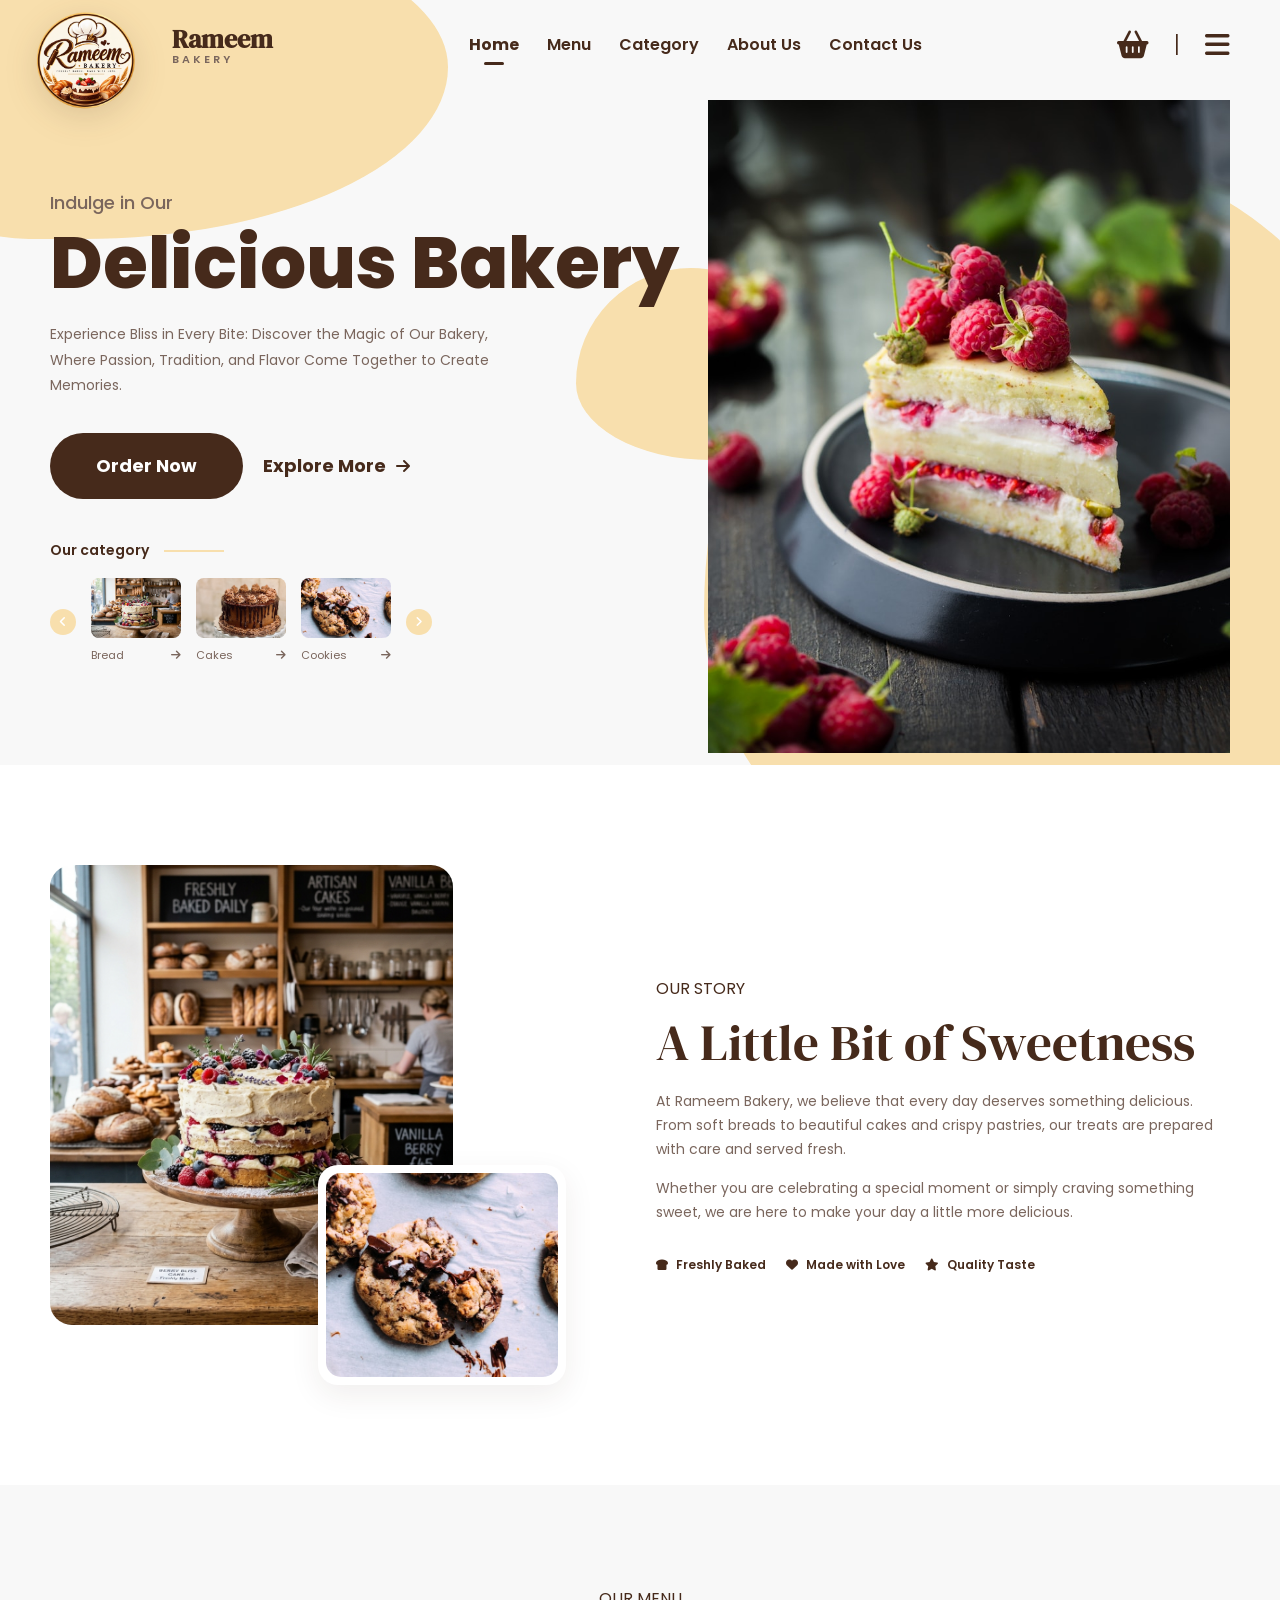
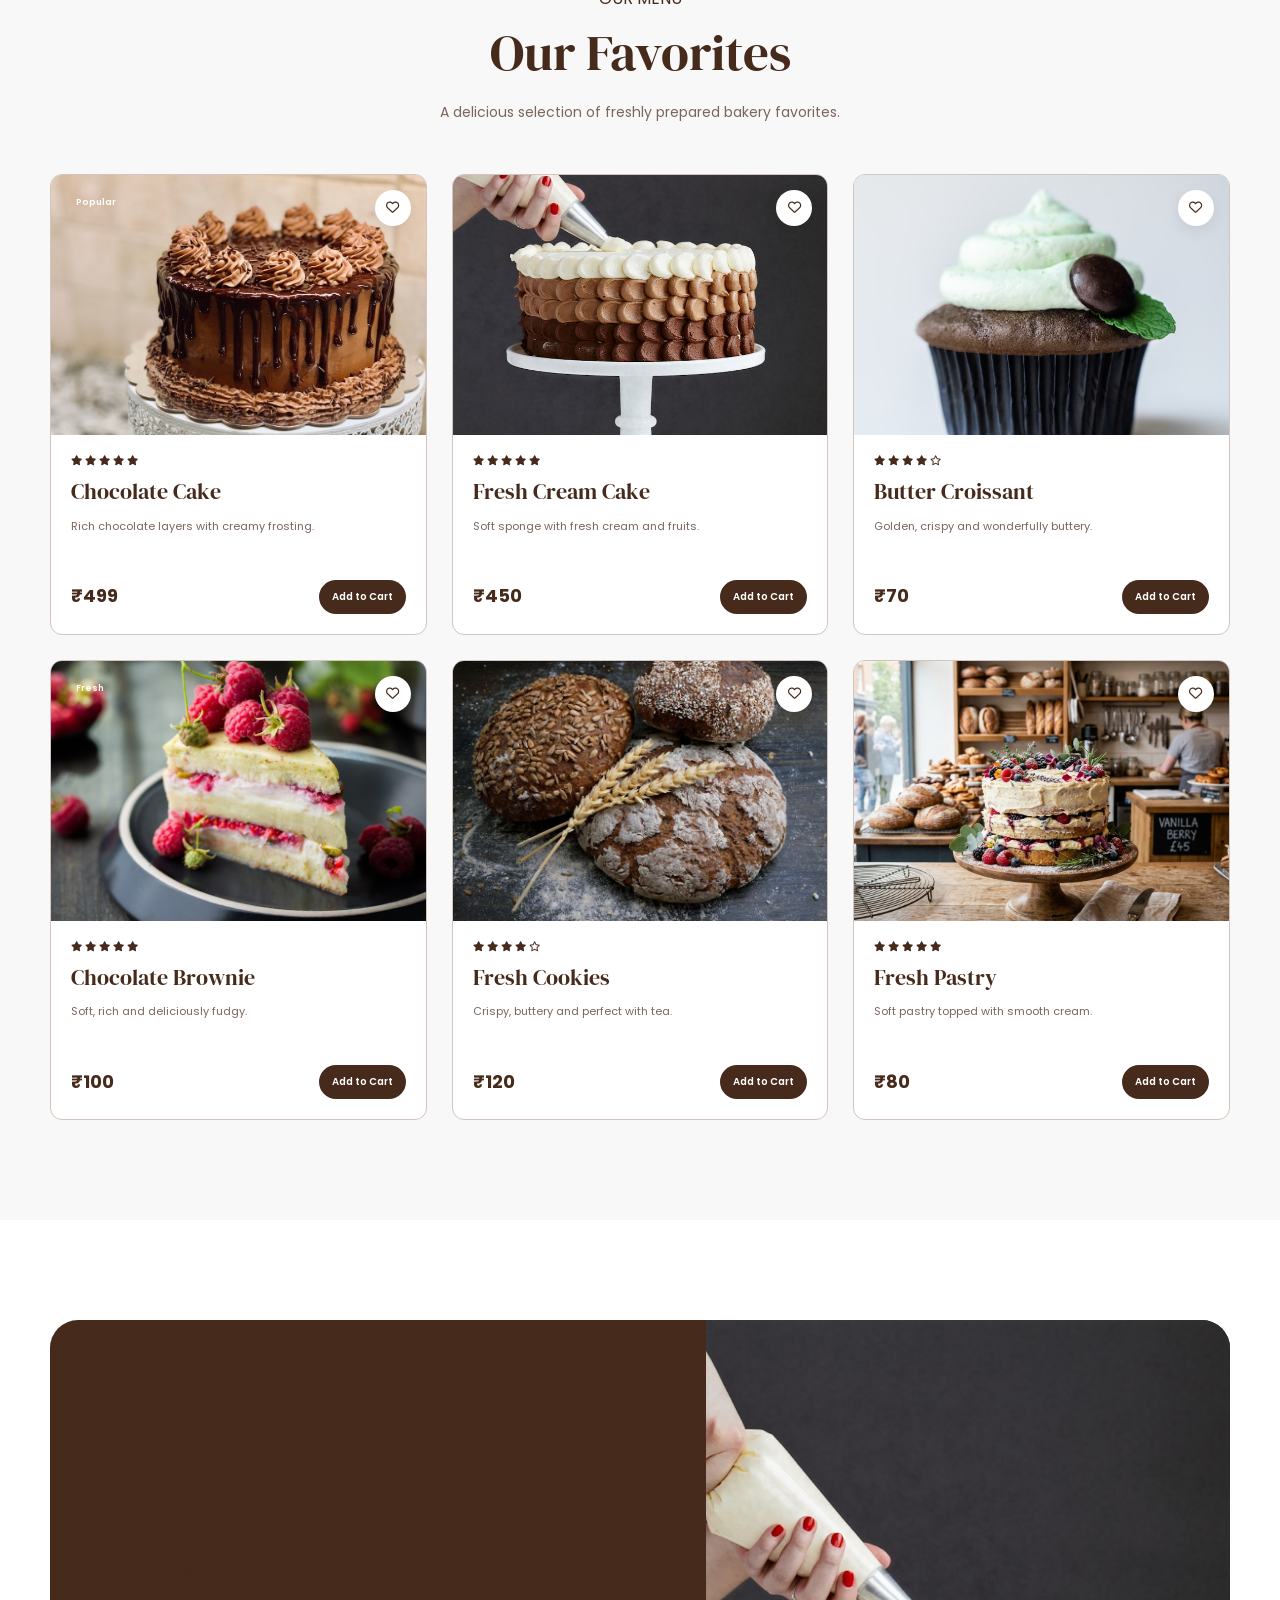
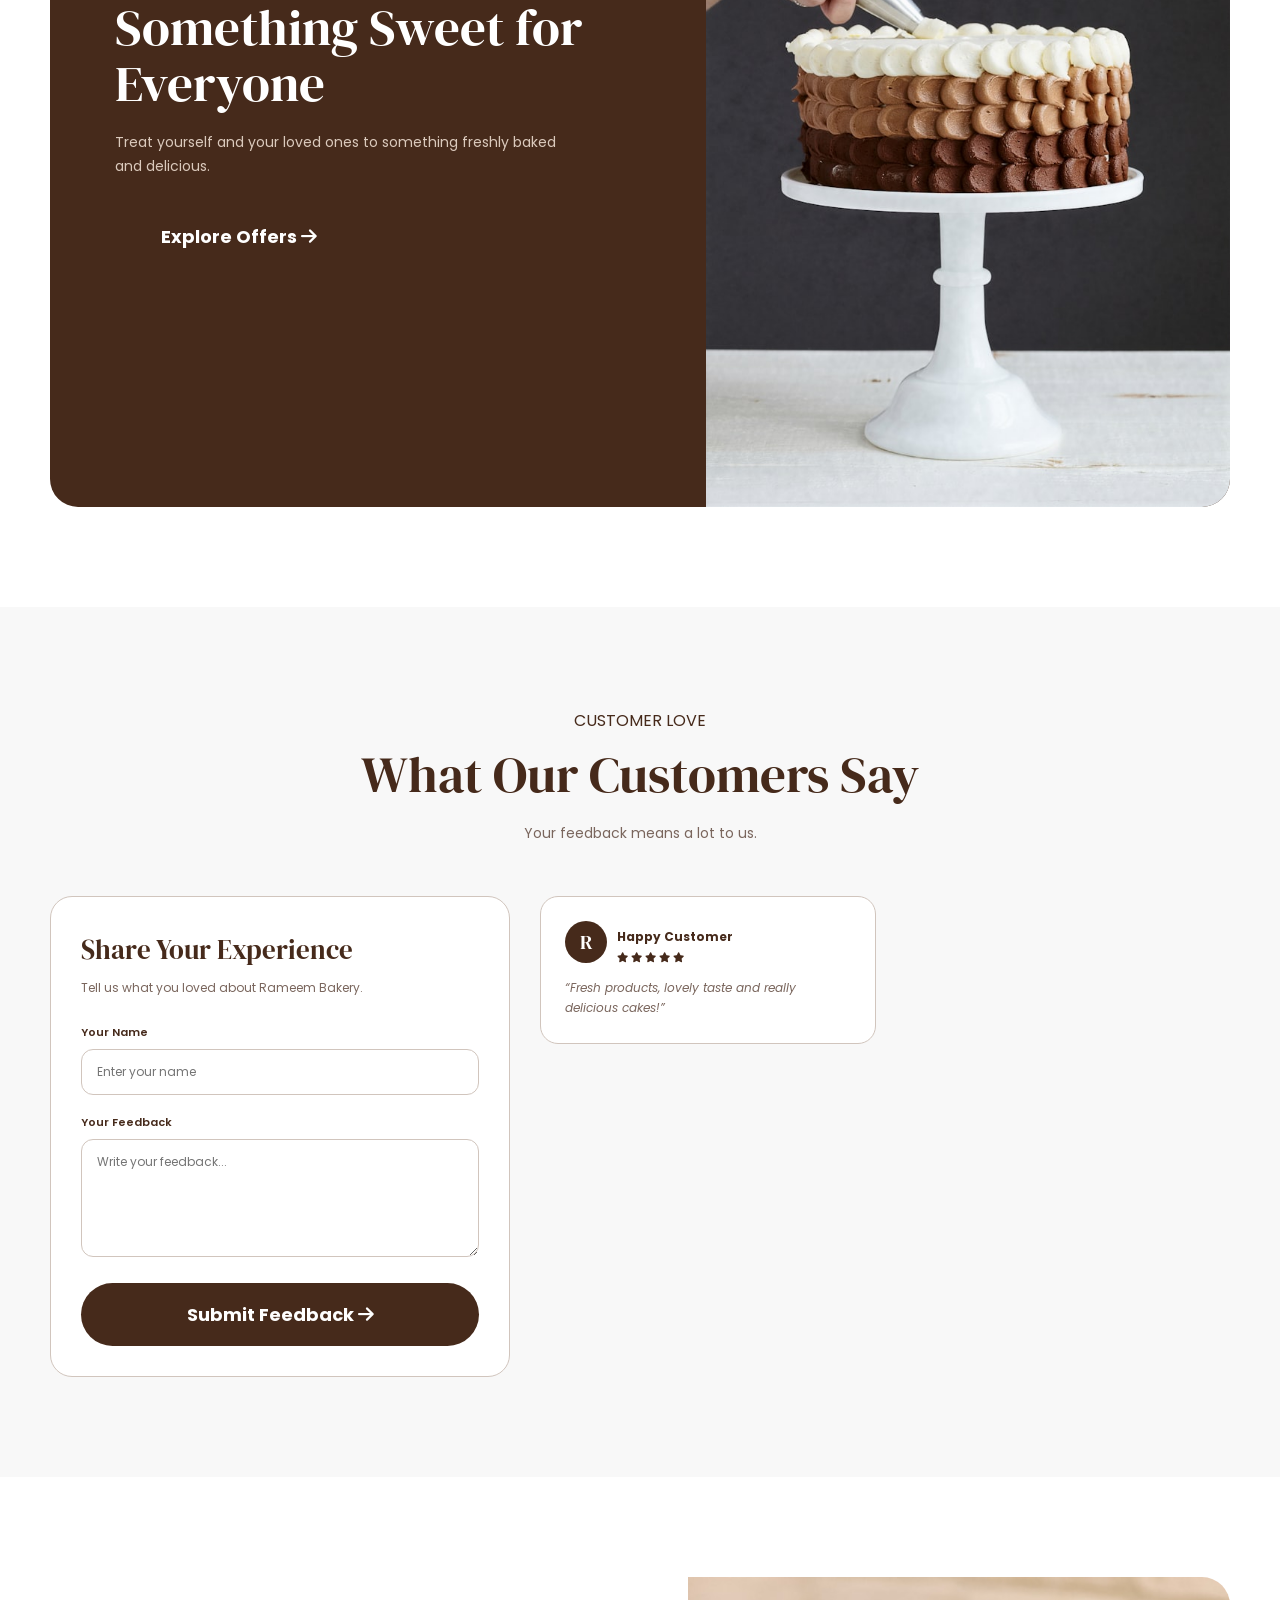
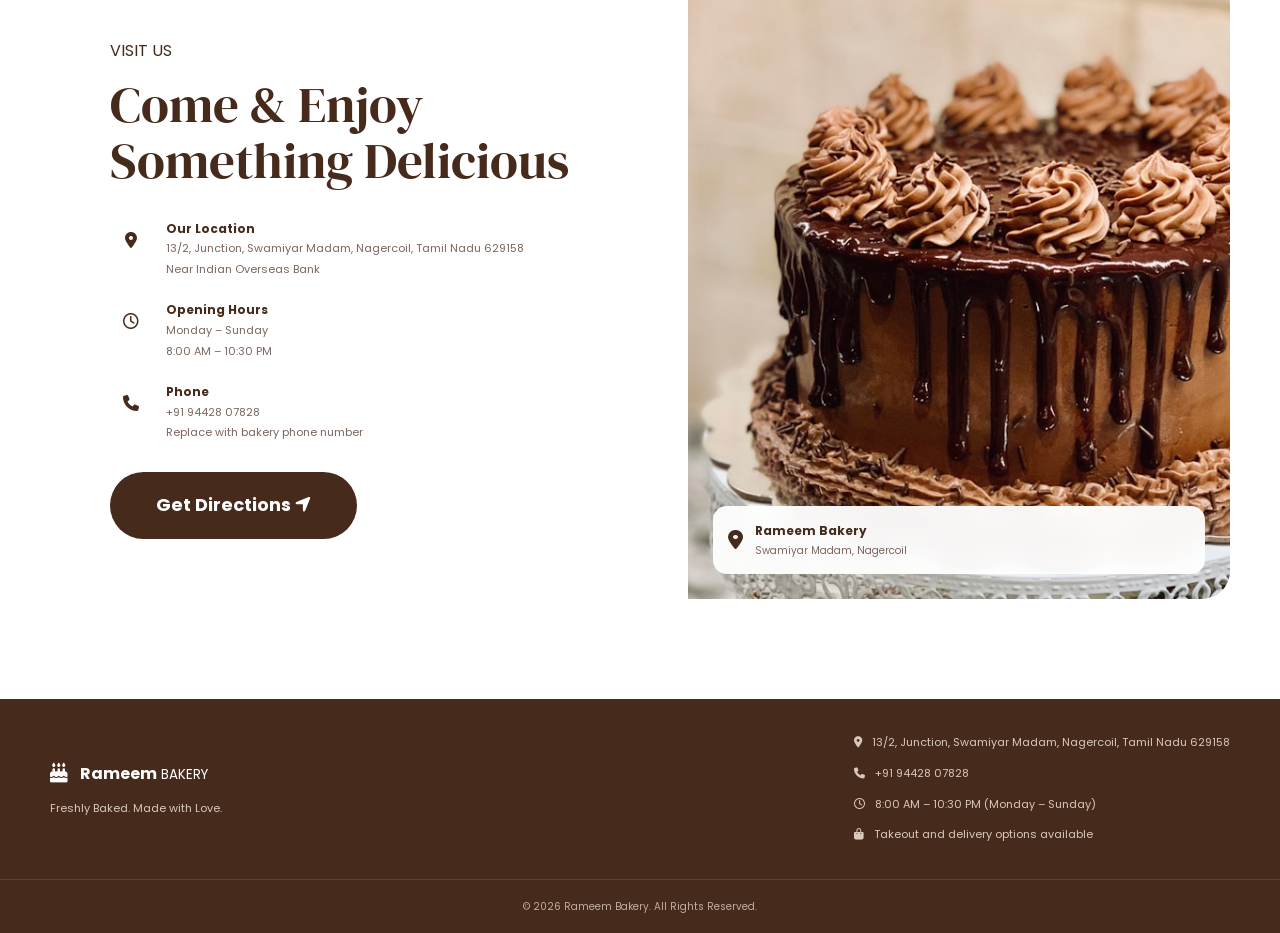
<file: index.html>
<!DOCTYPE html>
<html lang="en">
<head>
    <meta charset="UTF-8">
    <meta name="viewport" content="width=device-width, initial-scale=1.0">

    <title>Rameem Bakery | Freshly Baked. Made with Love.</title>

    <meta name="description"
        content="Rameem Bakery - Fresh cakes, pastries, bread, brownies and bakery treats in Nagercoil.">

    <link rel="preconnect" href="https://fonts.googleapis.com">
    <link rel="preconnect" href="https://fonts.gstatic.com" crossorigin>

    <link href="https://fonts.googleapis.com/css2?family=DM+Serif+Display&family=Poppins:wght@300;400;500;600;700&display=swap"
        rel="stylesheet">

    <link rel="stylesheet"
        href="https://cdnjs.cloudflare.com/ajax/libs/font-awesome/6.5.2/css/all.min.css">

    <link rel="stylesheet" href="style.css">
</head>

<body>

    <!-- ================= HEADER ================= -->
    <header class="header" id="header">
        <div class="container nav-container">
            <a href="#home" class="logo">
                <div class="logo-wrapper">
                    <img src="Images/Logo.png" alt="Logo">
                </div>
                <div class="logo-text">
                    <strong>Rameem</strong>
                    <span>Bakery</span>
                </div>
            </a>
            
            <nav class="navbar" id="navbar">
                <a href="#home" class="nav-link active">Home</a>
                <a href="#menu" class="nav-link">Menu</a>
                <a href="#category" class="nav-link">Category</a>
                <a href="#about" class="nav-link">About Us</a>
                <a href="#contact" class="nav-link">Contact Us</a>
            </nav>

            <div class="nav-actions">
                <button class="cart-button" id="cartButton" aria-label="Shopping cart">
                    <i class="fa-solid fa-basket-shopping"></i>
                    <span id="cartCount" style="display:none;"></span>
                </button>
                <span class="nav-separator">|</span>
                <button class="menu-toggle" id="menuToggle" aria-label="Open menu">
                    <i class="fa-solid fa-bars"></i>
                </button>
            </div>
        </div>
    </header>


    <main>

        <!-- ================= HERO ================= -->
        <section class="hero" id="home">

            <!-- Background organic shapes -->
            <div class="bg-shape top-left"></div>
            <div class="bg-shape center-small"></div>
            <div class="bg-shape right-large"></div>

            <div class="container hero-container">

                <div class="hero-content">
                    <span class="eyebrow">Indulge in Our</span>
                    <h1>Delicious Bakery</h1>
                    <p>
                        Experience Bliss in Every Bite: Discover the Magic of Our Bakery, 
                        Where Passion, Tradition, and Flavor Come Together to Create Memories.
                    </p>

                    <div class="hero-buttons">
                        <a href="#menu" class="primary-btn">Order Now</a>
                        <a href="#about" class="ghost-btn">Explore More <i class="fa-solid fa-arrow-right"></i></a>
                    </div>

                    <!-- Category Slider -->
                    <div class="category-slider">
                        <div class="slider-header">
                            <span class="slider-title">Our category</span>
                            <div class="slider-line"></div>
                        </div>
                        <div class="slider-content">
                            <button class="slider-nav prev"><i class="fa-solid fa-angle-left"></i></button>
                            
                            <div class="slider-cards">
                                <div class="cat-card">
                                    <img src="Images/cake 3.jpg" alt="Bread">
                                    <span>Bread <i class="fa-solid fa-arrow-right"></i></span>
                                </div>
                                <div class="cat-card">
                                    <img src="Images/Cake 2.jpg" alt="Cakes">
                                    <span>Cakes <i class="fa-solid fa-arrow-right"></i></span>
                                </div>
                                <div class="cat-card">
                                    <img src="Images/Cookies.jpg" alt="Cookies">
                                    <span>Cookies <i class="fa-solid fa-arrow-right"></i></span>
                                </div>
                            </div>

                            <button class="slider-nav next"><i class="fa-solid fa-angle-right"></i></button>
                        </div>
                    </div>
                </div>

                <div class="hero-image-wrapper">
                    <div class="hero-image-card">
                        <img src="Images/Cake 1.jpg" alt="Delicious Bakery Basket">
                    </div>
                </div>

            </div>

        </section>


        <!-- ================= ABOUT ================= -->
        <section class="about section" id="about">

            <div class="container about-container">

                <div class="about-images">

                    <div class="about-image-main">
                        <img
                            src="Images/cake 3.jpg"
                            alt="Fresh bakery bread">
                    </div>

                    <div class="about-image-small">
                        <img
                            src="Images/Cookies.jpg"
                            alt="Fresh bakery cookies">
                    </div>

                </div>

                <div class="about-content">

                    <span class="section-tag">OUR STORY</span>

                    <h2>
                        A Little Bit of
                        <span>Sweetness</span>
                    </h2>

                    <p>
                        At Rameem Bakery, we believe that every day deserves
                        something delicious. From soft breads to beautiful
                        cakes and crispy pastries, our treats are prepared
                        with care and served fresh.
                    </p>

                    <p>
                        Whether you are celebrating a special moment or simply
                        craving something sweet, we are here to make your day
                        a little more delicious.
                    </p>

                    <div class="about-features">

                        <div class="feature">
                            <i class="fa-solid fa-bread-slice"></i>
                            <span>Freshly Baked</span>
                        </div>

                        <div class="feature">
                            <i class="fa-solid fa-heart"></i>
                            <span>Made with Love</span>
                        </div>

                        <div class="feature">
                            <i class="fa-solid fa-star"></i>
                            <span>Quality Taste</span>
                        </div>

                    </div>

                </div>

            </div>

        </section>


        <!-- ================= MENU ================= -->
        <section class="menu-section section" id="menu">

            <div class="container">

                <div class="section-heading">

                    <span class="section-tag">OUR MENU</span>

                    <h2>
                        Our <span>Favorites</span>
                    </h2>

                    <p>
                        A delicious selection of freshly prepared bakery
                        favorites.
                    </p>

                </div>


                <div class="product-grid">

                    <!-- Product 1 -->
                    <article class="product-card">

                        <div class="product-image">

                            <img
                                src="Images/Cake 2.jpg"
                                alt="Chocolate cake">

                            <span class="product-badge">Popular</span>

                            <button class="wishlist" aria-label="Add to wishlist">
                                <i class="fa-regular fa-heart"></i>
                            </button>

                        </div>

                        <div class="product-info">

                            <div class="rating">
                                <i class="fa-solid fa-star"></i>
                                <i class="fa-solid fa-star"></i>
                                <i class="fa-solid fa-star"></i>
                                <i class="fa-solid fa-star"></i>
                                <i class="fa-solid fa-star"></i>
                            </div>

                            <h3>Chocolate Cake</h3>

                            <p>
                                Rich chocolate layers with creamy frosting.
                            </p>

                            <div class="product-bottom">

                                <strong>₹499</strong>

                                <button
                                    class="add-cart"
                                    data-product="Chocolate Cake"
                                    data-price="499">
                                    Add to Cart
                                </button>

                            </div>

                        </div>

                    </article>


                    <!-- Product 2 -->
                    <article class="product-card">

                        <div class="product-image">

                            <img
                                src="Images/Cake 4.jpg"
                                alt="Cream cake">

                            <button class="wishlist" aria-label="Add to wishlist">
                                <i class="fa-regular fa-heart"></i>
                            </button>

                        </div>

                        <div class="product-info">

                            <div class="rating">
                                <i class="fa-solid fa-star"></i>
                                <i class="fa-solid fa-star"></i>
                                <i class="fa-solid fa-star"></i>
                                <i class="fa-solid fa-star"></i>
                                <i class="fa-solid fa-star"></i>
                            </div>

                            <h3>Fresh Cream Cake</h3>

                            <p>
                                Soft sponge with fresh cream and fruits.
                            </p>

                            <div class="product-bottom">

                                <strong>₹450</strong>

                                <button
                                    class="add-cart"
                                    data-product="Fresh Cream Cake"
                                    data-price="450">
                                    Add to Cart
                                </button>

                            </div>

                        </div>

                    </article>


                    <!-- Product 3 -->
                    <article class="product-card">

                        <div class="product-image">

                            <img
                                src="Images/Cup cake 2.jpg"
                                alt="Cupcake">

                            <button class="wishlist" aria-label="Add to wishlist">
                                <i class="fa-regular fa-heart"></i>
                            </button>

                        </div>

                        <div class="product-info">

                            <div class="rating">
                                <i class="fa-solid fa-star"></i>
                                <i class="fa-solid fa-star"></i>
                                <i class="fa-solid fa-star"></i>
                                <i class="fa-solid fa-star"></i>
                                <i class="fa-regular fa-star"></i>
                            </div>

                            <h3>Butter Croissant</h3>

                            <p>
                                Golden, crispy and wonderfully buttery.
                            </p>

                            <div class="product-bottom">

                                <strong>₹70</strong>

                                <button
                                    class="add-cart"
                                    data-product="Butter Croissant"
                                    data-price="70">
                                    Add to Cart
                                </button>

                            </div>

                        </div>

                    </article>


                    <!-- Product 4 -->
                    <article class="product-card">

                        <div class="product-image">

                            <img
                                src="Images/Cake 1.jpg"
                                alt="Chocolate brownie">

                            <span class="product-badge">Fresh</span>

                            <button class="wishlist" aria-label="Add to wishlist">
                                <i class="fa-regular fa-heart"></i>
                            </button>

                        </div>

                        <div class="product-info">

                            <div class="rating">
                                <i class="fa-solid fa-star"></i>
                                <i class="fa-solid fa-star"></i>
                                <i class="fa-solid fa-star"></i>
                                <i class="fa-solid fa-star"></i>
                                <i class="fa-solid fa-star"></i>
                            </div>

                            <h3>Chocolate Brownie</h3>

                            <p>
                                Soft, rich and deliciously fudgy.
                            </p>

                            <div class="product-bottom">

                                <strong>₹100</strong>

                                <button
                                    class="add-cart"
                                    data-product="Chocolate Brownie"
                                    data-price="100">
                                    Add to Cart
                                </button>

                            </div>

                        </div>

                    </article>


                    <!-- Product 5 -->
                    <article class="product-card">

                        <div class="product-image">

                            <img
                                src="Images/Cookies 2.jpg"
                                alt="Fresh cookies">

                            <button class="wishlist" aria-label="Add to wishlist">
                                <i class="fa-regular fa-heart"></i>
                            </button>

                        </div>

                        <div class="product-info">

                            <div class="rating">
                                <i class="fa-solid fa-star"></i>
                                <i class="fa-solid fa-star"></i>
                                <i class="fa-solid fa-star"></i>
                                <i class="fa-solid fa-star"></i>
                                <i class="fa-regular fa-star"></i>
                            </div>

                            <h3>Fresh Cookies</h3>

                            <p>
                                Crispy, buttery and perfect with tea.
                            </p>

                            <div class="product-bottom">

                                <strong>₹120</strong>

                                <button
                                    class="add-cart"
                                    data-product="Fresh Cookies"
                                    data-price="120">
                                    Add to Cart
                                </button>

                            </div>

                        </div>

                    </article>


                    <!-- Product 6 -->
                    <article class="product-card">

                        <div class="product-image">

                            <img
                                src="Images/cake 3.jpg"
                                alt="Fresh pastry">

                            <button class="wishlist" aria-label="Add to wishlist">
                                <i class="fa-regular fa-heart"></i>
                            </button>

                        </div>

                        <div class="product-info">

                            <div class="rating">
                                <i class="fa-solid fa-star"></i>
                                <i class="fa-solid fa-star"></i>
                                <i class="fa-solid fa-star"></i>
                                <i class="fa-solid fa-star"></i>
                                <i class="fa-solid fa-star"></i>
                            </div>

                            <h3>Fresh Pastry</h3>

                            <p>
                                Soft pastry topped with smooth cream.
                            </p>

                            <div class="product-bottom">

                                <strong>₹80</strong>

                                <button
                                    class="add-cart"
                                    data-product="Fresh Pastry"
                                    data-price="80">
                                    Add to Cart
                                </button>

                            </div>

                        </div>

                    </article>

                </div>

            </div>

        </section>


        <!-- ================= OFFER ================= -->
        <section class="offer-section section" id="offers">

            <div class="container">

                <div class="offer-banner">

                    <div class="offer-content">

                        <span class="section-tag">SPECIAL MOMENT</span>

                        <h2>
                            Something Sweet
                            <span>for Everyone</span>
                        </h2>

                        <p>
                            Treat yourself and your loved ones to something
                            freshly baked and delicious.
                        </p>

                        <a href="#menu" class="primary-btn">
                            Explore Offers
                            <i class="fa-solid fa-arrow-right"></i>
                        </a>

                    </div>

                    <div class="offer-image">

                        <img
                            src="Images/Cake 4.jpg"
                            alt="Beautiful bakery cake">

                    </div>

                </div>

            </div>

        </section>


        <!-- ================= FEEDBACK ================= -->
        <section class="feedback-section section">

            <div class="container">

                <div class="section-heading">

                    <span class="section-tag">CUSTOMER LOVE</span>

                    <h2>
                        What Our <span>Customers Say</span>
                    </h2>

                    <p>
                        Your feedback means a lot to us.
                    </p>

                </div>


                <div class="feedback-layout">

                    <div class="feedback-form-card">

                        <h3>Share Your Experience</h3>

                        <p>
                            Tell us what you loved about Rameem Bakery.
                        </p>

                        <form id="feedbackForm">

                            <div class="input-group">

                                <label for="customerName">
                                    Your Name
                                </label>

                                <input
                                    type="text"
                                    id="customerName"
                                    placeholder="Enter your name"
                                    required>

                            </div>

                            <div class="input-group">

                                <label for="customerFeedback">
                                    Your Feedback
                                </label>

                                <textarea
                                    id="customerFeedback"
                                    rows="5"
                                    placeholder="Write your feedback..."
                                    required></textarea>

                            </div>

                            <button type="submit" class="primary-btn full-btn">
                                Submit Feedback
                                <i class="fa-solid fa-arrow-right"></i>
                            </button>

                        </form>

                    </div>


                    <div class="reviews-area" id="reviewsArea">

                        <div class="review-card">

                            <div class="review-top">

                                <div class="review-avatar">
                                    R
                                </div>

                                <div>
                                    <strong>Happy Customer</strong>

                                    <div class="rating">
                                        <i class="fa-solid fa-star"></i>
                                        <i class="fa-solid fa-star"></i>
                                        <i class="fa-solid fa-star"></i>
                                        <i class="fa-solid fa-star"></i>
                                        <i class="fa-solid fa-star"></i>
                                    </div>
                                </div>

                            </div>

                            <p>
                                “Fresh products, lovely taste and really
                                delicious cakes!”
                            </p>

                        </div>

                    </div>

                </div>

            </div>

        </section>


        <!-- ================= CONTACT ================= -->
        <section class="contact-section section" id="contact">

            <div class="container">

                <div class="contact-card">

                    <div class="contact-content">

                        <span class="section-tag">VISIT US</span>

                        <h2>
                            Come & Enjoy
                            <span>Something Delicious</span>
                        </h2>

                        <div class="contact-details">

                            <div class="contact-item">

                                <span class="contact-icon">
                                    <i class="fa-solid fa-location-dot"></i>
                                </span>

                                <div>
                                    <strong>Our Location</strong>

                                    <p>
                                        13/2, Junction, Swamiyar Madam,
                                        Nagercoil, Tamil Nadu 629158
                                    </p>

                                    <small>
                                        Near Indian Overseas Bank
                                    </small>
                                </div>

                            </div>


                            <div class="contact-item">

                                <span class="contact-icon">
                                    <i class="fa-regular fa-clock"></i>
                                </span>

                                <div>
                                    <strong>Opening Hours</strong>

                                    <p>
                                        Monday – Sunday
                                    </p>

                                    <small>
                                        8:00 AM – 10:30 PM
                                    </small>
                                </div>

                            </div>


                            <div class="contact-item">

                                <span class="contact-icon">
                                    <i class="fa-solid fa-phone"></i>
                                </span>

                                <div>
                                    <strong>Phone</strong>

                                    <p>
                                        +91 94428 07828
                                    </p>

                                    <small>
                                        Replace with bakery phone number
                                    </small>
                                </div>

                            </div>

                        </div>


                        <a
                            href="https://www.google.com/maps/search/?api=1&query=Rameem+Bakery+Swamiyar+Madam+Nagercoil"
                            target="_blank"
                            class="primary-btn">

                            Get Directions
                            <i class="fa-solid fa-location-arrow"></i>

                        </a>

                    </div>


                    <div class="contact-image">

                        <img
                            src="Images/Cake 2.jpg"
                            alt="Fresh bakery food">

                        <div class="location-label">

                            <i class="fa-solid fa-location-dot"></i>

                            <div>
                                <strong>Rameem Bakery</strong>
                                <span>Swamiyar Madam, Nagercoil</span>
                            </div>

                        </div>

                    </div>

                </div>

            </div>

        </section>

    </main>


    <!-- ================= FOOTER ================= -->
    <footer class="footer">

        <div class="container footer-container">

            <div class="footer-brand">

                <a href="#home" class="logo">

                    <span class="logo-icon">
                        <i class="fa-solid fa-cake-candles"></i>
                    </span>

                    <span>
                        <strong>Rameem</strong>
                        <small>BAKERY</small>
                    </span>

                </a>

                <p>
                    Freshly Baked. Made with Love.
                </p>

            </div>


            <div class="footer-info">

                <div>
                    <i class="fa-solid fa-location-dot"></i>

                    <span>
                        13/2, Junction, Swamiyar Madam,
                        Nagercoil, Tamil Nadu 629158
                    </span>
                </div>

                <div>
                    <i class="fa-solid fa-phone"></i>

                    <span>
                        +91 94428 07828
                    </span>
                </div>

                <div>
                    <i class="fa-regular fa-clock"></i>

                    <span>
                        8:00 AM – 10:30 PM (Monday – Sunday)
                    </span>
                </div>

                <div>
                    <i class="fa-solid fa-bag-shopping"></i>

                    <span>
                        Takeout and delivery options available
                    </span>
                </div>

            </div>

        </div>


        <div class="footer-bottom">

            <p>
                © 2026 Rameem Bakery. All Rights Reserved.
            </p>

        </div>

    </footer>


    <!-- ================= CART MODAL ================= -->

    <div class="cart-modal" id="cartModal">

        <div class="cart-overlay" id="cartOverlay"></div>

        <div class="cart-panel">

            <div class="cart-header">

                <h3>Your Cart</h3>

                <button id="closeCart" aria-label="Close cart">
                    <i class="fa-solid fa-xmark"></i>
                </button>

            </div>

            <div class="cart-items" id="cartItems">

                <div class="empty-cart">
                    <i class="fa-solid fa-bag-shopping"></i>
                    <p>Your cart is empty.</p>
                </div>

            </div>

            <div class="cart-footer">

                <div class="cart-total">

                    <span>Total</span>

                    <strong id="cartTotal">
                        ₹0
                    </strong>

                </div>

                <button class="primary-btn checkout-btn" id="checkoutBtn">
                    Order Now
                </button>

            </div>

        </div>

    </div>


    <!-- Toast -->
    <div class="toast" id="toast">
        <i class="fa-solid fa-circle-check"></i>
        <span id="toastMessage">Added to cart</span>
    </div>


    <script src="script.js"></script>

</body>
</html>
</file>
<file: style.css>
/* =========================================================
   RAMEEM BAKERY
   Main Stylesheet
========================================================= */

:root {
    --bg-color: #F8F8F8;
    --shape-color: #F8DFAD;
    --brown: #462A1B;
    --white: #ffffff;
    --text: #462A1B;
    --text-light: #7A665D;
    --border: #D1C5BD;
    --shadow: 0 10px 30px rgba(70, 42, 27, 0.08);
    --radius: 12px;
    --transition: all 0.3s ease;
}


/* ================= RESET ================= */

* {
    margin: 0;
    padding: 0;
    box-sizing: border-box;
}

html {
    scroll-behavior: smooth;
    scroll-padding-top: 90px;
}

body {
    font-family: "Poppins", sans-serif;
    background: var(--bg-color);
    color: var(--text);
    line-height: 1.7;
    overflow-x: hidden;
    position: relative;
}

img {
    display: block;
    width: 100%;
    object-fit: cover;
}

a {
    text-decoration: none;
    color: inherit;
}

button,
input,
textarea {
    font-family: inherit;
}

button {
    cursor: pointer;
    border: none;
}

.container {
    width: min(1180px, calc(100% - 40px));
    margin: auto;
}

.section {
    padding: 100px 0;
}


/* ================= HEADER ================= */

.header {
    position: fixed;
    top: 0;
    left: 0;
    width: 100%;
    height: 90px;
    background: transparent;
    z-index: 1000;
    transition: var(--transition);
}

.header.scrolled {
    background: var(--white);
    box-shadow: var(--shadow);
    height: 70px;
}

.nav-container {
    height: 100%;
    display: flex;
    align-items: center;
    justify-content: space-between;
    gap: 30px;
}

.logo {
    display: flex;
    align-items: center;
    gap: 12px;
    position: relative;
    text-decoration: none;
}

.logo-wrapper {
    position: relative;
    width: 110px;
    height: 80px;
}

.logo img {
    position: absolute;
    top: 5px; /* Brought down an inch */
    left: -15px; /* Slightly off center for the effect */
    height: 27mm;
    width: auto;
    z-index: 100;
    filter: drop-shadow(0 8px 16px rgba(70, 42, 27, 0.15));
    transition: all 0.4s cubic-bezier(0.175, 0.885, 0.32, 1.275);
}

.header.scrolled .logo img {
    height: 45px;
    top: 12px;
    left: 0px;
}

.logo:hover img {
    transform: rotate(-6deg) scale(1.08);
}

.logo-text {
    display: flex;
    flex-direction: column;
    justify-content: center;
    color: var(--brown);
    line-height: 1.1;
}

.logo-text strong {
    font-family: "DM Serif Display", serif;
    font-size: 26px;
    font-weight: 700;
}

.logo-text span {
    font-size: 11px;
    font-weight: 600;
    letter-spacing: 3px;
    text-transform: uppercase;
    color: var(--text-light);
}

.logo-icon {
    display: flex;
    align-items: center;
    gap: -5px;
    font-size: 20px;
}

.navbar {
    display: flex;
    align-items: center;
    gap: 28px;
    margin: 0 auto;
}

.nav-link {
    color: var(--brown);
    font-size: 16px;
    font-weight: 600;
    transition: var(--transition);
    position: relative;
}

.nav-link::after {
    content: '';
    position: absolute;
    bottom: -6px;
    left: 50%;
    transform: translateX(-50%) scaleX(0);
    width: 20px;
    height: 3px;
    background-color: var(--brown);
    border-radius: 10px;
    transition: transform 0.3s ease;
}

.nav-link:hover,
.nav-link.active {
    font-weight: 700;
}

.nav-link:hover::after,
.nav-link.active::after {
    transform: translateX(-50%) scaleX(1);
}

.nav-actions {
    display: flex;
    align-items: center;
    gap: 20px;
    color: var(--brown);
}

.nav-separator {
    color: var(--brown);
    font-size: 24px;
    font-weight: 300;
    margin: 0 5px;
}

.cart-button, .menu-toggle {
    background: transparent;
    color: var(--brown);
    font-size: 28px;
    font-weight: 700;
    display: grid;
    place-items: center;
    padding: 0;
}


/* ================= BACKGROUND SHAPES ================= */
.bg-shape {
    position: absolute;
    background: var(--shape-color);
    z-index: 0;
}

.top-left {
    top: -10%;
    left: -10%;
    width: 45vw;
    height: 35vh;
    border-radius: 40% 60% 70% 30% / 40% 50% 60% 50%;
}

.center-small {
    top: 35%;
    left: 45%;
    width: 15vw;
    height: 15vw;
    border-radius: 60% 40% 30% 70% / 60% 30% 70% 40%;
}

.right-large {
    top: 20%;
    right: -10%;
    width: 55vw;
    height: 85vh;
    border-radius: 50% 50% 0 50% / 60% 50% 0 40%;
}

/* ================= HERO ================= */

.hero {
    min-height: 85vh;
    padding-top: 100px;
    position: relative;
    overflow: hidden;
    background: var(--bg-color);
}

.hero-container {
    min-height: 600px;
    display: grid;
    grid-template-columns: 1.1fr 0.9fr;
    align-items: center;
    gap: 20px;
    position: relative;
    z-index: 10;
}

.eyebrow {
    display: block;
    color: var(--text-light);
    font-size: 18px;
    font-weight: 500;
    margin-bottom: 5px;
}

.hero h1 {
    color: var(--brown);
    font-size: clamp(40px, 6vw, 72px);
    font-weight: 800;
    line-height: 1.1;
    margin-bottom: 20px;
}

.hero-content > p {
    max-width: 450px;
    margin: 0 0 35px;
    color: var(--text-light);
    font-size: 14px;
    font-weight: 400;
    line-height: 1.8;
}

.hero-buttons {
    display: flex;
    gap: 20px;
    align-items: center;
    margin-bottom: 40px;
}

.primary-btn {
    padding: 18px 46px;
    background: var(--brown);
    color: var(--white);
    border-radius: 40px;
    font-size: 18px;
    font-weight: 700;
    display: inline-block;
    transition: var(--transition);
}

.primary-btn:hover {
    transform: translateY(-2px);
    box-shadow: 0 10px 20px rgba(70, 42, 27, 0.15);
}

.ghost-btn {
    color: var(--brown);
    font-size: 18px;
    font-weight: 700;
    display: inline-flex;
    align-items: center;
    gap: 10px;
    transition: var(--transition);
}

.ghost-btn:hover {
    gap: 15px;
}

.ghost-btn i {
    font-size: 16px;
}

/* Category Slider */
.category-slider {
    margin-top: 30px;
}

.slider-header {
    display: flex;
    align-items: center;
    gap: 15px;
    margin-bottom: 15px;
}

.slider-title {
    color: var(--brown);
    font-size: 14px;
    font-weight: 600;
}

.slider-line {
    height: 2px;
    width: 60px;
    background: var(--shape-color);
}

.slider-content {
    display: flex;
    align-items: center;
    gap: 15px;
}

.slider-nav {
    width: 26px;
    height: 26px;
    border-radius: 50%;
    background: var(--shape-color);
    color: var(--white);
    display: grid;
    place-items: center;
    font-size: 12px;
}

.slider-cards {
    display: flex;
    gap: 15px;
}

.cat-card {
    width: 90px;
}

.cat-card img {
    width: 100%;
    height: 60px;
    object-fit: cover;
    border-radius: 8px;
    margin-bottom: 8px;
}

.cat-card span {
    display: flex;
    align-items: center;
    justify-content: space-between;
    font-size: 11px;
    color: var(--text-light);
}

/* Hero Image */
.hero-image-wrapper {
    position: relative;
    height: 100%;
    display: flex;
    align-items: center;
    justify-content: center;
}

.hero-image-card {
    width: 100%;
    max-width: 550px;
    position: relative;
    z-index: 10;
}

.hero-image-card img {
    width: 100%;
    /* To simulate cutout if background isn't transparent, use mix-blend-mode */
    mix-blend-mode: multiply;
}

.social-icons {
    position: absolute;
    right: -20px;
    top: 50%;
    transform: translateY(-50%);
    display: flex;
    flex-direction: column;
    gap: 20px;
}

.social-icons a {
    width: 32px;
    height: 32px;
    border-radius: 50%;
    background: var(--brown);
    color: var(--shape-color);
    display: grid;
    place-items: center;
    font-size: 14px;
    transition: var(--transition);
}

.social-icons a:hover {
    transform: scale(1.1);
}

.hero-image-card img {
    height: 100%;
}

.floating-card {
    position: absolute;
    left: -5px;
    bottom: 70px;
    padding: 14px 18px;
    background: white;
    border-radius: 16px;
    display: flex;
    align-items: center;
    gap: 10px;
    box-shadow: var(--shadow);
    z-index: 2;
}

.floating-icon {
    width: 38px;
    height: 38px;
    border-radius: 50%;
    display: grid;
    place-items: center;
    background: #f8eee0;
    color: var(--gold);
}

.floating-card strong,
.floating-card span {
    display: block;
}

.floating-card strong {
    font-size: 12px;
}

.floating-card span:last-child {
    color: var(--text-light);
    font-size: 10px;
}

.small-image-card {
    position: absolute;
    right: 0;
    bottom: 30px;
    width: 135px;
    height: 155px;
    padding: 7px;
    background: white;
    border-radius: 18px;
    box-shadow: var(--shadow);
    transform: rotate(-7deg);
}

.small-image-card img {
    height: 100%;
    border-radius: 13px;
}

.hero-decoration {
    position: absolute;
    border-radius: 50%;
    border: 1px solid rgba(201, 149, 74, 0.2);
}

.decoration-one {
    width: 280px;
    height: 280px;
    top: 100px;
    right: -120px;
}

.decoration-two {
    width: 180px;
    height: 180px;
    bottom: 20px;
    left: -80px;
}


/* ================= ABOUT ================= */

.about {
    background: var(--white);
}

.about-container {
    display: grid;
    grid-template-columns: 0.9fr 1fr;
    align-items: center;
    gap: 90px;
}

.about-images {
    position: relative;
    min-height: 520px;
}

.about-image-main {
    width: 78%;
    height: 460px;
    overflow: hidden;
    border-radius: 22px;
}

.about-image-main img {
    height: 100%;
}

.about-image-small {
    position: absolute;
    right: 0;
    bottom: 0;
    width: 48%;
    height: 220px;
    padding: 8px;
    background: white;
    border-radius: 20px;
    box-shadow: var(--shadow);
}

.about-image-small img {
    height: 100%;
    border-radius: 15px;
}

.about-content h2,
.section-heading h2,
.offer-content h2,
.contact-content h2 {
    margin: 12px 0 20px;
    color: var(--brown);
    font-family: "DM Serif Display", serif;
    font-size: clamp(36px, 4vw, 54px);
    font-weight: 400;
    line-height: 1.1;
}

.about-content p {
    color: var(--text-light);
    font-size: 14px;
    margin-bottom: 16px;
}

.about-features {
    display: flex;
    gap: 20px;
    margin-top: 30px;
    flex-wrap: wrap;
}

.feature {
    display: flex;
    align-items: center;
    gap: 8px;
    color: var(--brown);
    font-size: 12px;
    font-weight: 600;
}

.feature i {
    color: var(--gold);
}


/* ================= SECTION HEADING ================= */

.section-heading {
    text-align: center;
    max-width: 650px;
    margin: 0 auto 50px;
}

.section-heading p {
    color: var(--text-light);
    font-size: 14px;
}


/* ================= PRODUCTS ================= */

.menu-section {
    background: var(--cream);
}

.product-grid {
    display: grid;
    grid-template-columns: repeat(3, 1fr);
    gap: 25px;
}

.product-card {
    background: var(--white);
    border: 1px solid var(--border);
    border-radius: var(--radius);
    overflow: hidden;
    transition: var(--transition);
}

.product-card:hover {
    transform: translateY(-8px);
    box-shadow: var(--shadow);
}

.product-image {
    height: 260px;
    position: relative;
    overflow: hidden;
}

.product-image img {
    height: 100%;
    transition: transform 0.5s ease;
}

.product-card:hover .product-image img {
    transform: scale(1.06);
}

.product-badge {
    position: absolute;
    top: 15px;
    left: 15px;
    padding: 5px 10px;
    background: var(--gold);
    color: white;
    border-radius: 50px;
    font-size: 9px;
    font-weight: 600;
}

.wishlist {
    position: absolute;
    top: 15px;
    right: 15px;
    width: 36px;
    height: 36px;
    border-radius: 50%;
    background: white;
    color: var(--brown);
    box-shadow: 0 5px 15px rgba(0, 0, 0, 0.08);
    transition: var(--transition);
}

.wishlist:hover,
.wishlist.liked {
    color: #b64c43;
}

.product-info {
    padding: 20px;
}

.rating {
    display: flex;
    gap: 3px;
    color: var(--gold);
    font-size: 10px;
    margin-bottom: 8px;
}

.product-info h3 {
    color: var(--brown);
    font-family: "DM Serif Display", serif;
    font-size: 22px;
    font-weight: 400;
}

.product-info p {
    min-height: 48px;
    color: var(--text-light);
    font-size: 11px;
    margin: 6px 0 15px;
}

.product-bottom {
    display: flex;
    align-items: center;
    justify-content: space-between;
    gap: 10px;
}

.product-bottom strong {
    color: var(--brown);
    font-size: 18px;
}

.add-cart {
    padding: 9px 13px;
    border-radius: 50px;
    background: var(--brown);
    color: white;
    font-size: 10px;
    font-weight: 600;
    transition: var(--transition);
}

.add-cart:hover {
    background: #8B5A45; /* Light brown */
}


/* ================= OFFER ================= */

.offer-section {
    background: var(--white);
}

.offer-banner {
    min-height: 420px;
    display: grid;
    grid-template-columns: 1fr 0.8fr;
    background: var(--brown);
    border-radius: 28px;
    overflow: hidden;
}

.offer-content {
    padding: 65px;
    display: flex;
    flex-direction: column;
    justify-content: center;
}

.offer-content .section-tag {
    color: var(--gold-light);
}

.offer-content h2 {
    color: white;
    margin-top: 15px;
}

.offer-content p {
    max-width: 470px;
    color: #dbcabd;
    font-size: 14px;
    margin-bottom: 25px;
}

.offer-content .primary-btn {
    width: fit-content;
    background: var(--gold);
}

.offer-content .primary-btn:hover {
    background: white;
    color: var(--brown);
}

.offer-image {
    min-height: 420px;
}

.offer-image img {
    height: 100%;
}


/* ================= FEEDBACK ================= */

.feedback-section {
    background: var(--cream);
}

.feedback-layout {
    display: grid;
    grid-template-columns: 0.8fr 1.2fr;
    gap: 30px;
    align-items: start;
}

.feedback-form-card {
    padding: 30px;
    background: white;
    border: 1px solid var(--border);
    border-radius: 22px;
}

.feedback-form-card h3 {
    color: var(--brown);
    font-family: "DM Serif Display", serif;
    font-size: 27px;
    font-weight: 400;
}

.feedback-form-card > p {
    color: var(--text-light);
    font-size: 12px;
    margin: 5px 0 25px;
}

.input-group {
    margin-bottom: 18px;
}

.input-group label {
    display: block;
    color: var(--brown);
    font-size: 11px;
    font-weight: 600;
    margin-bottom: 7px;
}

.input-group input,
.input-group textarea {
    width: 100%;
    padding: 13px 15px;
    border: 1px solid var(--border);
    border-radius: 12px;
    outline: none;
    background: var(--cream);
    color: var(--text);
    font-size: 12px;
    resize: vertical;
    transition: var(--transition);
}

.input-group input:focus,
.input-group textarea:focus {
    border-color: var(--gold);
    box-shadow: 0 0 0 3px rgba(201, 149, 74, 0.1);
}

.full-btn {
    width: 100%;
}

.reviews-area {
    display: grid;
    grid-template-columns: repeat(2, 1fr);
    gap: 18px;
}

.review-card {
    background: white;
    padding: 24px;
    border: 1px solid var(--border);
    border-radius: 18px;
    animation: reviewAppear 0.4s ease;
}

.review-top {
    display: flex;
    align-items: center;
    gap: 10px;
    margin-bottom: 15px;
}

.review-avatar {
    width: 42px;
    height: 42px;
    border-radius: 50%;
    background: var(--brown);
    color: white;
    display: grid;
    place-items: center;
    font-family: "DM Serif Display", serif;
    font-size: 20px;
}

.review-top strong {
    color: var(--brown);
    font-size: 12px;
}

.review-top .rating {
    margin: 2px 0 0;
}

.review-card > p {
    color: var(--text-light);
    font-size: 12px;
    font-style: italic;
}

@keyframes reviewAppear {
    from {
        opacity: 0;
        transform: translateY(15px);
    }

    to {
        opacity: 1;
        transform: translateY(0);
    }
}


/* ================= CONTACT ================= */

.contact-section {
    background: var(--white);
}

.contact-card {
    display: grid;
    grid-template-columns: 1fr 0.85fr;
    overflow: hidden;
    border-radius: 28px;
    background: var(--cream);
}

.contact-content {
    padding: 60px;
}

.contact-details {
    margin: 30px 0;
}

.contact-item {
    display: flex;
    align-items: flex-start;
    gap: 14px;
    margin-bottom: 22px;
}

.contact-icon {
    width: 42px;
    height: 42px;
    flex-shrink: 0;
    border-radius: 50%;
    display: grid;
    place-items: center;
    background: white;
    color: var(--gold);
}

.contact-item strong {
    display: block;
    color: var(--brown);
    font-size: 12px;
}

.contact-item p,
.contact-item small {
    display: block;
    color: var(--text-light);
    font-size: 11px;
}

.contact-item small {
    margin-top: 2px;
}

.contact-image {
    min-height: 560px;
    position: relative;
}

.contact-image > img {
    height: 100%;
}

.location-label {
    position: absolute;
    left: 25px;
    bottom: 25px;
    right: 25px;
    padding: 15px;
    background: rgba(255, 255, 255, 0.95);
    backdrop-filter: blur(10px);
    border-radius: 14px;
    display: flex;
    align-items: center;
    gap: 12px;
}

.location-label > i {
    color: var(--gold);
    font-size: 20px;
}

.location-label strong,
.location-label span {
    display: block;
}

.location-label strong {
    color: var(--brown);
    font-size: 12px;
}

.location-label span {
    color: var(--text-light);
    font-size: 10px;
}


/* ================= FOOTER ================= */

.footer {
    background: var(--brown);
    color: white;
}

.footer-container {
    min-height: 180px;
    display: flex;
    align-items: center;
    justify-content: space-between;
    gap: 40px;
}

.footer .logo strong {
    color: white;
}

.footer .logo small {
    color: var(--gold-light);
}

.footer .logo-icon {
    background: var(--gold);
    color: white;
}

.footer-brand p {
    margin-top: 12px;
    color: #d9c8bc;
    font-size: 11px;
}

.footer-info {
    display: flex;
    flex-direction: column;
    gap: 12px;
    max-width: 500px;
}

.footer-info div {
    display: flex;
    gap: 10px;
    align-items: flex-start;
    color: #d9c8bc;
    font-size: 11px;
}

.footer-info i {
    color: var(--gold-light);
    margin-top: 4px;
}

.footer-bottom {
    border-top: 1px solid rgba(255, 255, 255, 0.1);
    text-align: center;
    padding: 18px 20px;
}

.footer-bottom p {
    color: #bfaea2;
    font-size: 10px;
}


/* ================= CART MODAL ================= */

.cart-modal {
    position: fixed;
    inset: 0;
    visibility: hidden;
    opacity: 0;
    z-index: 2000;
    transition: var(--transition);
}

.cart-modal.active {
    visibility: visible;
    opacity: 1;
}

.cart-overlay {
    position: absolute;
    inset: 0;
    background: rgba(30, 18, 12, 0.55);
}

.cart-panel {
    position: absolute;
    right: 0;
    top: 0;
    height: 100%;
    width: min(420px, 100%);
    background: var(--cream);
    transform: translateX(100%);
    transition: transform 0.35s ease;
    display: flex;
    flex-direction: column;
}

.cart-modal.active .cart-panel {
    transform: translateX(0);
}

.cart-header {
    padding: 25px;
    display: flex;
    justify-content: space-between;
    align-items: center;
    border-bottom: 1px solid var(--border);
}

.cart-header h3 {
    color: var(--brown);
    font-family: "DM Serif Display", serif;
    font-size: 25px;
    font-weight: 400;
}

.cart-header button {
    width: 35px;
    height: 35px;
    background: white;
    color: var(--brown);
    border-radius: 50%;
}

.cart-items {
    flex: 1;
    overflow-y: auto;
    padding: 20px;
}

.empty-cart {
    height: 100%;
    display: grid;
    place-items: center;
    align-content: center;
    gap: 10px;
    color: var(--text-light);
}

.empty-cart i {
    color: var(--gold);
    font-size: 35px;
}

.empty-cart p {
    font-size: 12px;
}

.cart-item {
    display: flex;
    align-items: center;
    justify-content: space-between;
    gap: 12px;
    padding: 15px;
    margin-bottom: 10px;
    background: white;
    border-radius: 14px;
}

.cart-item-info h4 {
    color: var(--brown);
    font-size: 12px;
}

.cart-item-info p {
    color: var(--text-light);
    font-size: 10px;
}

.remove-item {
    width: 30px;
    height: 30px;
    border-radius: 50%;
    background: #fff0ed;
    color: #bd5148;
}

.cart-footer {
    padding: 20px;
    border-top: 1px solid var(--border);
    background: white;
}

.cart-total {
    display: flex;
    justify-content: space-between;
    margin-bottom: 15px;
}

.cart-total span {
    color: var(--text-light);
    font-size: 13px;
}

.cart-total strong {
    color: var(--brown);
    font-size: 18px;
}

.checkout-btn {
    width: 100%;
}


/* ================= TOAST ================= */

.toast {
    position: fixed;
    right: 25px;
    bottom: 25px;
    padding: 13px 18px;
    background: var(--brown);
    color: white;
    border-radius: 12px;
    display: flex;
    align-items: center;
    gap: 8px;
    font-size: 11px;
    transform: translateY(100px);
    opacity: 0;
    z-index: 3000;
    transition: var(--transition);
}

.toast.show {
    transform: translateY(0);
    opacity: 1;
}

.toast i {
    color: var(--gold-light);
}


/* ================= RESPONSIVE ================= */

@media (max-width: 1000px) {

    .navbar {
        gap: 18px;
    }

    .hero-container {
        gap: 30px;
    }

    .product-grid {
        grid-template-columns: repeat(2, 1fr);
    }

    .about-container {
        gap: 50px;
    }

    .feedback-layout {
        grid-template-columns: 1fr;
    }

}


@media (max-width: 800px) {

    .header {
        height: 72px;
    }

    .navbar {
        position: fixed;
        top: 72px;
        left: 20px;
        right: 20px;
        padding: 25px;
        background: white;
        border-radius: 18px;
        box-shadow: var(--shadow);
        display: flex;
        flex-direction: column;
        align-items: flex-start;
        gap: 18px;
        transform: translateY(-20px);
        opacity: 0;
        visibility: hidden;
        transition: var(--transition);
    }

    .navbar.active {
        transform: translateY(0);
        opacity: 1;
        visibility: visible;
    }

    .nav-link.active::after {
        display: none;
    }

    .menu-toggle {
        display: block;
    }

    .order-btn {
        display: none;
    }

    .hero {
        min-height: auto;
    }

    .hero-container {
        min-height: auto;
        grid-template-columns: 1fr;
        padding: 70px 0;
    }

    .hero-content {
        text-align: center;
    }

    .hero-content > p {
        margin-left: auto;
        margin-right: auto;
    }

    .hero-buttons {
        justify-content: center;
    }

    .hero-info {
        justify-content: center;
        flex-wrap: wrap;
    }

    .hero-image-wrapper {
        min-height: 480px;
    }

    .hero-image-card {
        height: 450px;
    }

    .about-container {
        grid-template-columns: 1fr;
    }

    .about-content {
        text-align: center;
    }

    .about-features {
        justify-content: center;
    }

    .offer-banner {
        grid-template-columns: 1fr;
    }

    .offer-content {
        padding: 45px 30px;
        text-align: center;
        align-items: center;
    }

    .offer-image {
        min-height: 300px;
    }

    .contact-card {
        grid-template-columns: 1fr;
    }

    .contact-content {
        padding: 45px 30px;
    }

    .contact-image {
        min-height: 350px;
    }

    .footer-container {
        padding: 40px 0;
        flex-direction: column;
        align-items: flex-start;
    }

}


@media (max-width: 600px) {

    .container {
        width: min(100% - 28px, 1180px);
    }

    .section {
        padding: 70px 0;
    }

    .logo strong {
        font-size: 20px;
    }

    .logo-icon {
        width: 39px;
        height: 39px;
    }

    .hero h1 {
        font-size: 48px;
    }

    .hero-image-wrapper {
        min-height: 400px;
    }

    .hero-image-card {
        height: 380px;
        border-width: 8px;
    }

    .small-image-card {
        width: 105px;
        height: 120px;
    }

    .floating-card {
        left: 0;
        bottom: 35px;
    }

    .hero-info {
        flex-direction: column;
        align-items: center;
    }

    .about-images {
        min-height: 400px;
    }

    .about-image-main {
        height: 360px;
    }

    .about-image-small {
        height: 170px;
    }

    .product-grid {
        grid-template-columns: 1fr;
    }

    .product-image {
        height: 280px;
    }

    .reviews-area {
        grid-template-columns: 1fr;
    }

    .contact-content {
        padding: 35px 22px;
    }

    .contact-image {
        min-height: 300px;
    }

    .toast {
        left: 15px;
        right: 15px;
        bottom: 15px;
        justify-content: center;
    }

}
</file>
